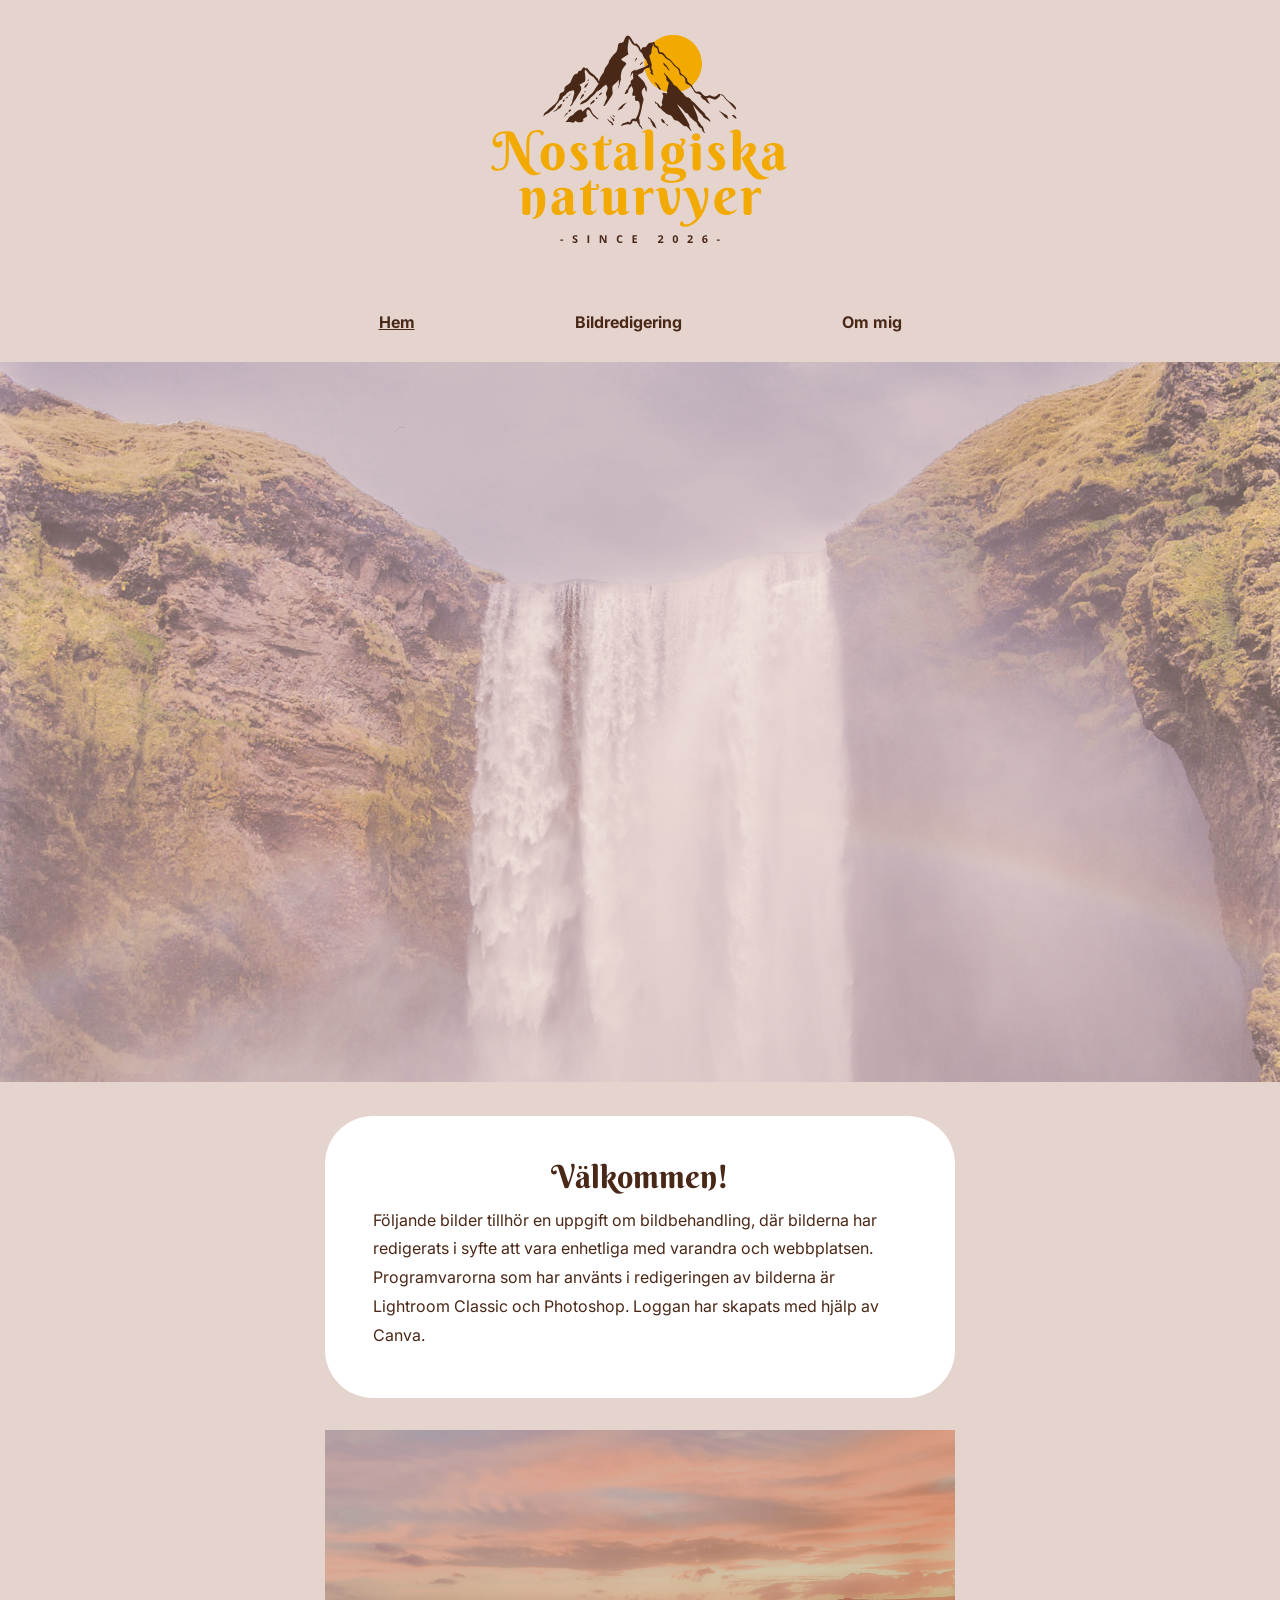
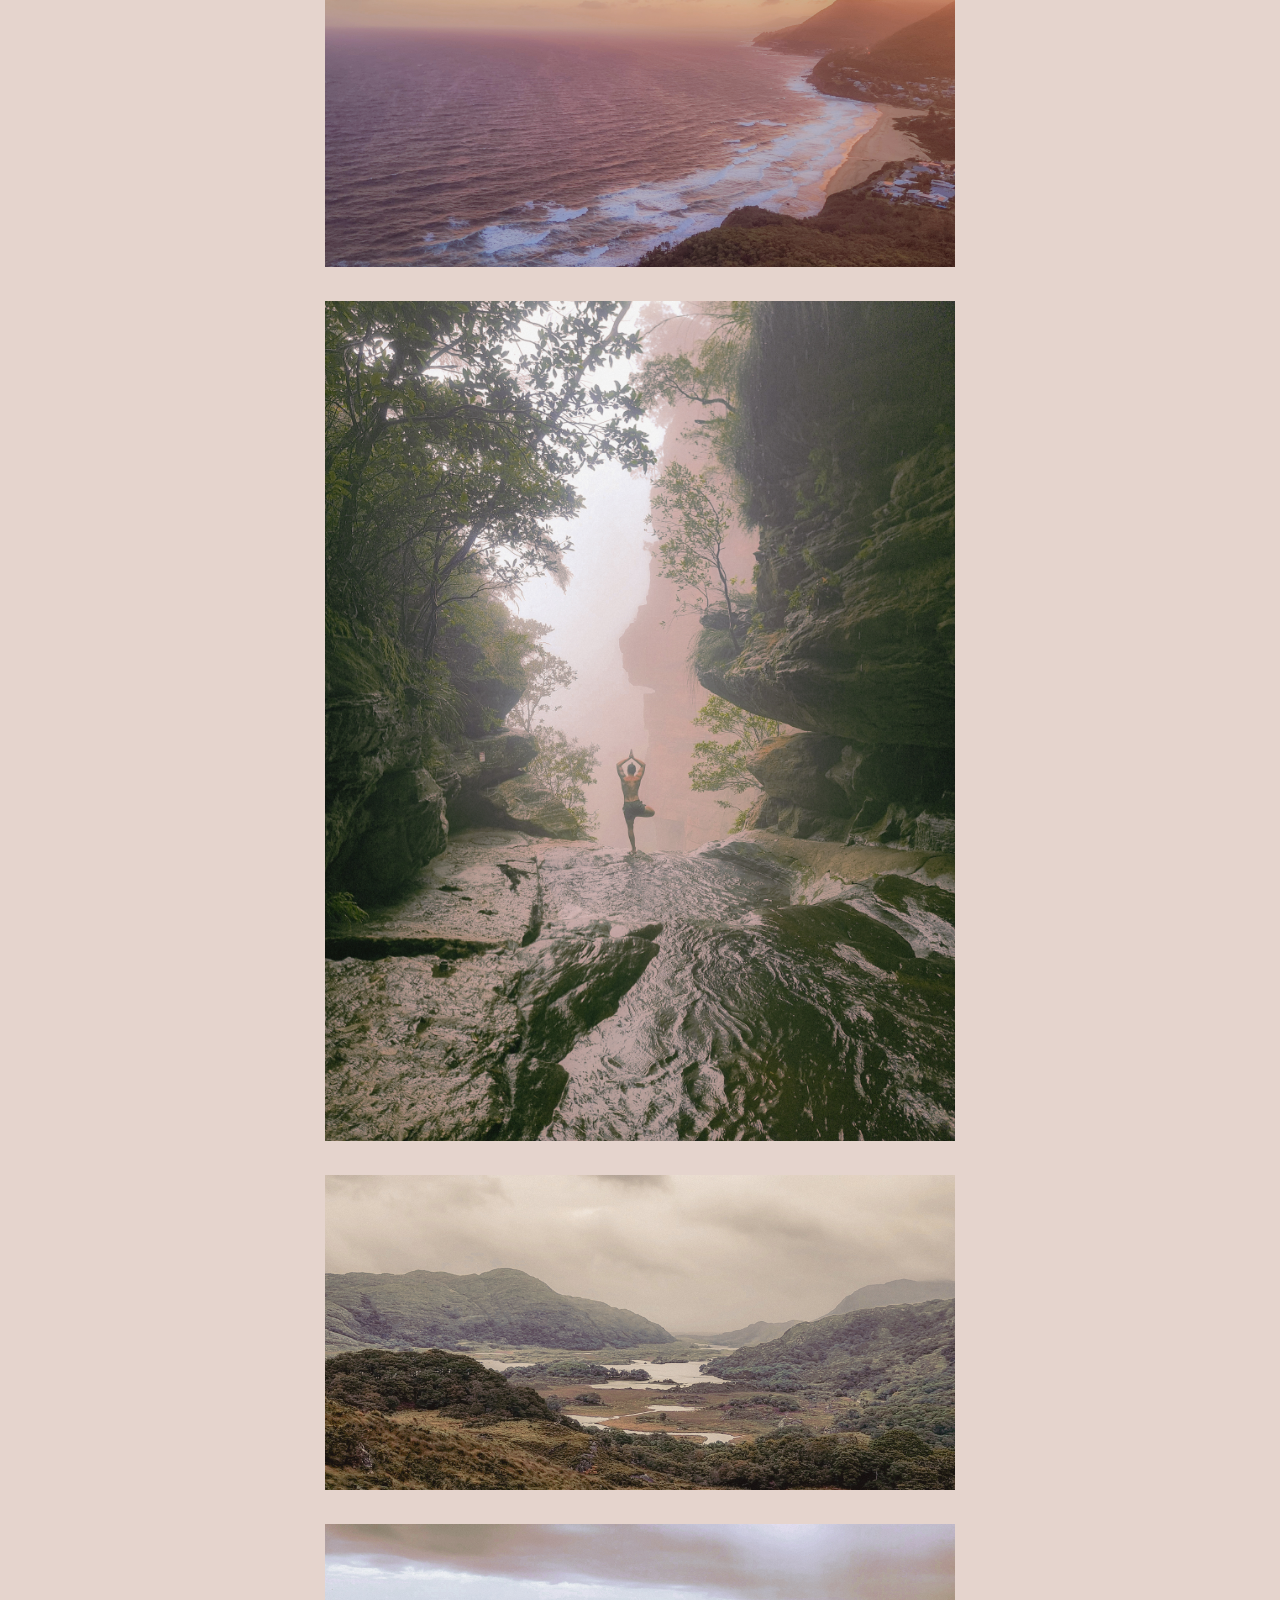
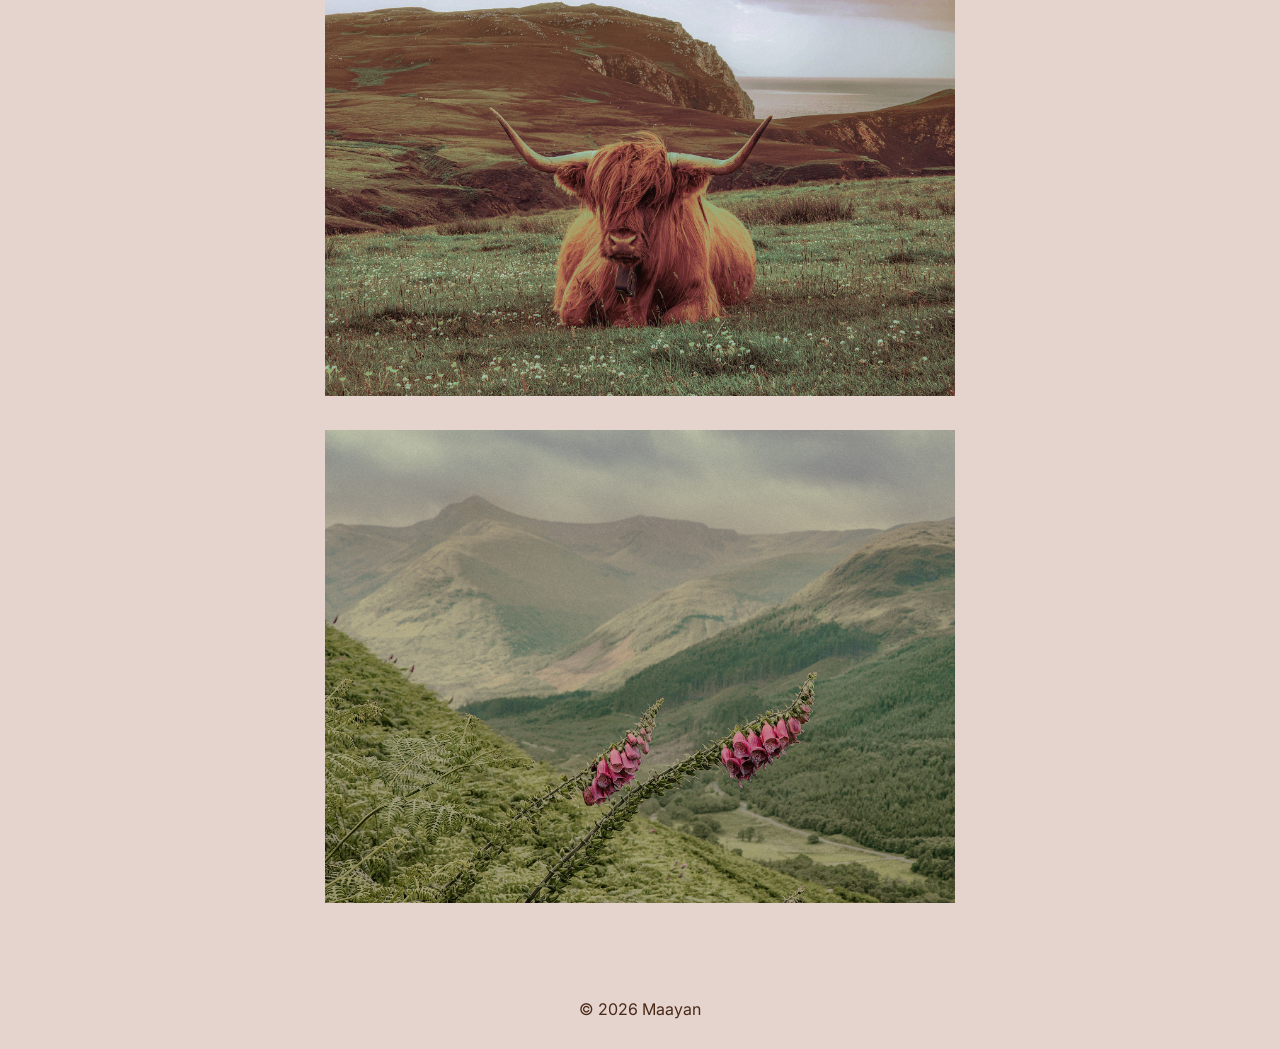
<file: index.html>
<!doctype html>
<html lang="sv">

<head>
  <meta charset="UTF-8">
  <meta name="viewport" content="width=device-width, initial-scale=1.0">

  <link rel="apple-touch-icon" sizes="180x180" href="apple-touch-icon.png">
  <link rel="icon" type="image/png" sizes="32x32" href="favicon-32x32.png">
  <link rel="icon" type="image/png" sizes="16x16" href="favicon-16x16.png">
  <link rel="manifest" href="site.webmanifest">

  <link rel="stylesheet" href="css/style.css">
  <link rel="preconnect" href="https://fonts.googleapis.com">
  <link rel="preconnect" href="https://fonts.gstatic.com" crossorigin>
  <link
    href="https://fonts.googleapis.com/css2?family=Berkshire+Swash&family=Inter:ital,opsz,wght@0,14..32,100..900;1,14..32,100..900&display=swap"
    rel="stylesheet">
  <title>Nostalgiska naturvyer</title>
</head>

<body>
  <header>
    <div class="header-section">
      <div class="logo">
        <a href="index.html">
          <img src="images/logo.svg" alt="Nostalgiska naturvyer startsida">
        </a>
      </div>
    </div>
    <nav>
      <ul>
        <li><a class="text-underline" href="index.html">Hem</a></li>
        <li><a href="bildredigering.html">Bildredigering</a></li>
        <li><a href="om-mig.html">Om mig</a></li>
      </ul>
    </nav>

    <div class="hero-img">
      <img src="images/header.png" alt="Vattenfall med regnbåge">
    </div>
  </header>

  <main>
    <section class="img-description-section">
      <div class="img-description-container">
        <div class="img-description-content">
          <h1>Välkommen!</h1>
          <p>
            Följande bilder tillhör en uppgift om bildbehandling, där bilderna
            har redigerats i syfte att vara enhetliga med varandra och
            webbplatsen. Programvarorna som har använts i redigeringen av
            bilderna är Lightroom Classic och Photoshop. Loggan har skapats
            med hjälp av Canva.
          </p>
        </div>
      </div>
    </section>

    <div class="bildserie-section">
      <div class="bildserie-container">
        <div class="bildserie-content">
          <img src="images/bildserie005.jpg" alt="Utsikt över havet i solnedgång">
          <img src="images/bildserie004.jpg" alt="Person gör yogapose stående i vatten">
          <img src="images/bildserie002.jpg" alt="Landskap med berg">
          <img src="images/bildserie003.jpg" alt="Tjur i öppet landskap">
          <img src="images/bildserie001.jpg" alt="Rosa blommor i bergen">
        </div>
      </div>
    </div>
  </main>

  <footer>
    <p>© 2026 Maayan</p>
  </footer>
</body>

</html>
</file>
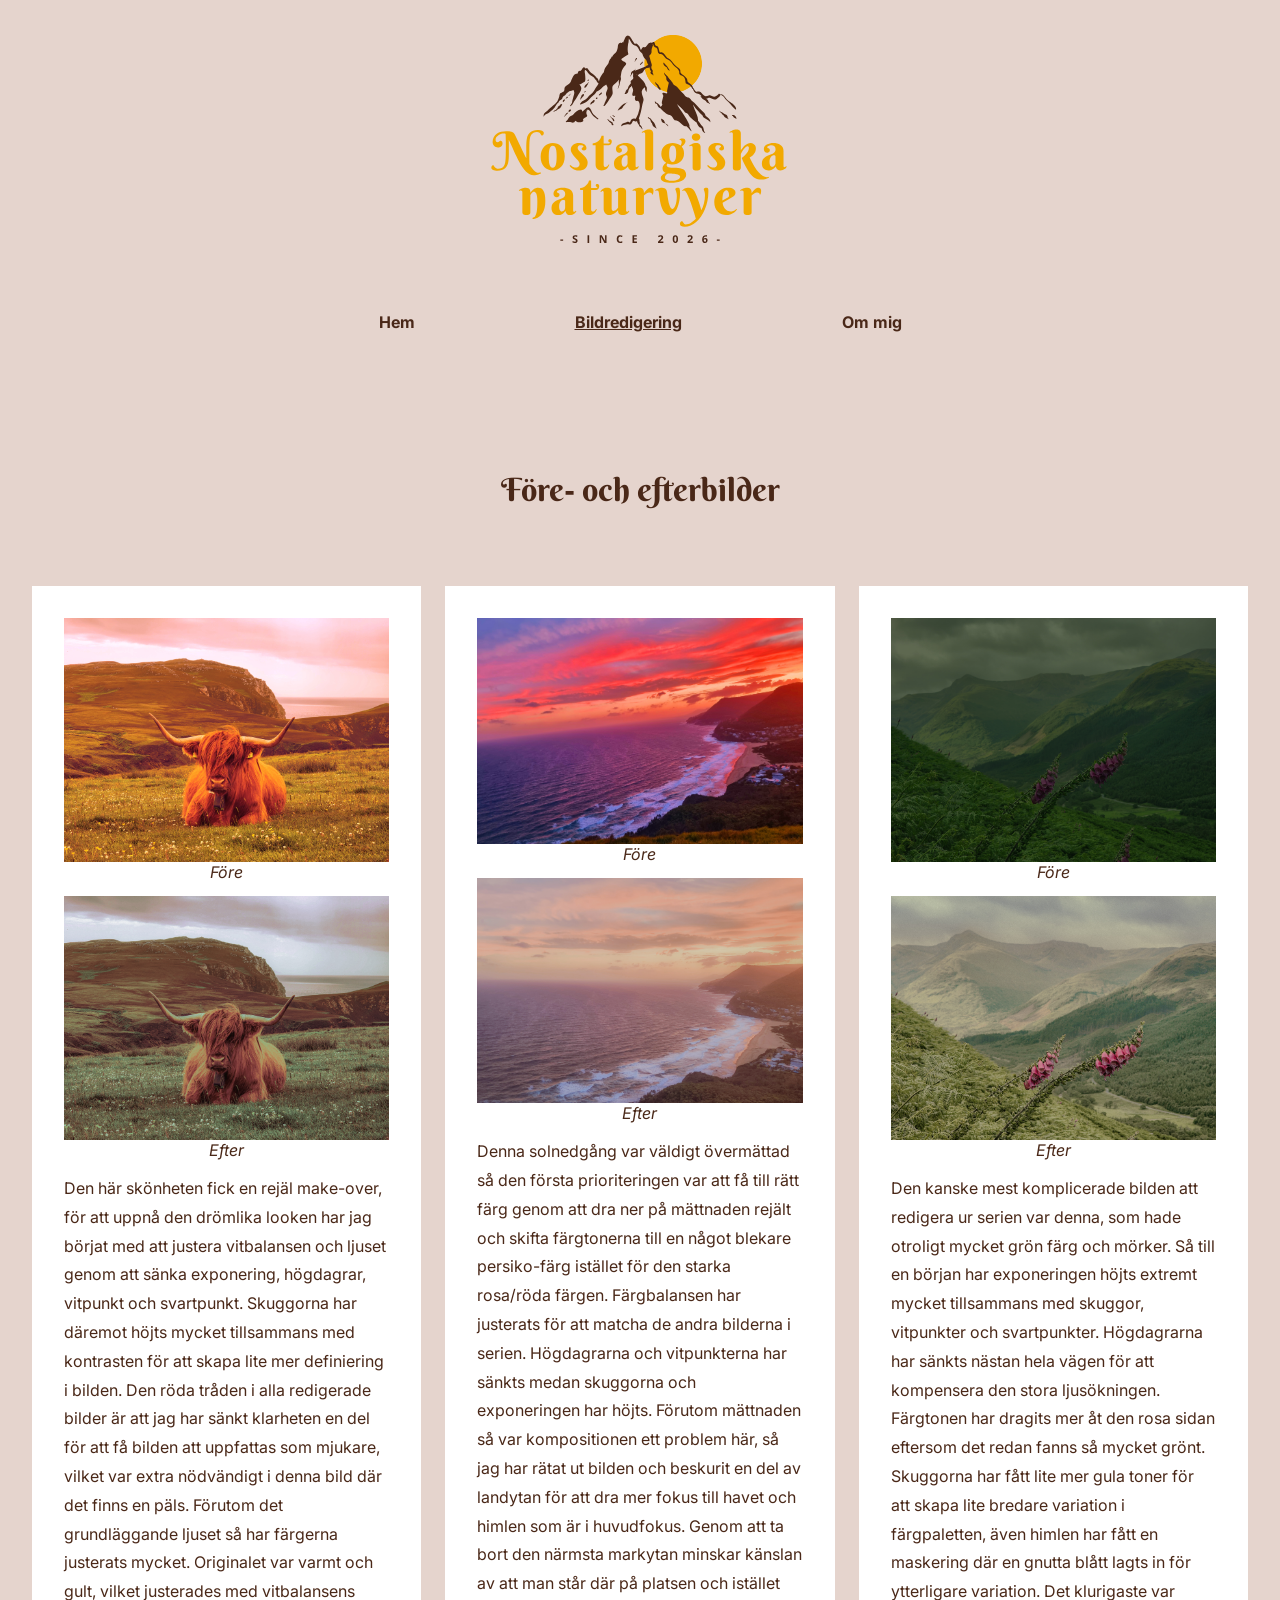
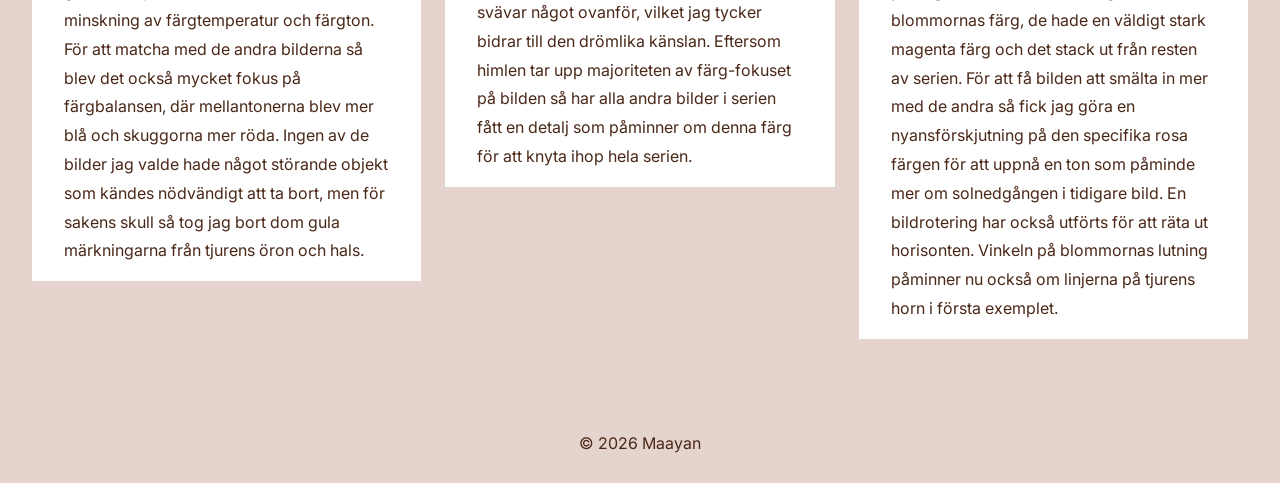
<file: bildredigering.html>
<!doctype html>
<html lang="sv">

<head>
  <meta charset="UTF-8">
  <meta name="viewport" content="width=device-width, initial-scale=1.0">

  <link rel="apple-touch-icon" sizes="180x180" href="apple-touch-icon.png">
  <link rel="icon" type="image/png" sizes="32x32" href="favicon-32x32.png">
  <link rel="icon" type="image/png" sizes="16x16" href="favicon-16x16.png">
  <link rel="manifest" href="site.webmanifest">

  <link rel="stylesheet" href="css/style.css">
  <link rel="preconnect" href="https://fonts.googleapis.com">
  <link rel="preconnect" href="https://fonts.gstatic.com" crossorigin>
  <link
    href="https://fonts.googleapis.com/css2?family=Berkshire+Swash&family=Inter:ital,opsz,wght@0,14..32,100..900;1,14..32,100..900&display=swap"
    rel="stylesheet">
  <title>Nostalgiska naturvyer</title>
</head>

<body>
  <header>
    <div class="header-section">
      <div class="logo">
        <a href="index.html">
          <img src="images/logo.svg" alt="Nostalgiska naturvyer startsida">
        </a>
      </div>
    </div>
    <nav>
      <ul>
        <li><a href="index.html">Hem</a></li>
        <li>
          <a class="text-underline" href="bildredigering.html">Bildredigering</a>
        </li>
        <li><a href="om-mig.html">Om mig</a></li>
      </ul>
    </nav>
  </header>

  <main>
    <section class="before-after-section">
      <div class="before-after-container">
        <h1>Före- och efterbilder</h1>
        <div class="before-after-content">
          <div class="how-to-1">
            <img src="images/bildserie003original.jpg" alt="Tjur i öppet landskap oredigerad">
            <h2>Före</h2>
            <img src="images/bildserie003.jpg" alt="Tjur i öppet landskap redigerad">
            <h2>Efter</h2>
            <br>
            <p>
              Den här skönheten fick en rejäl make-over, för att uppnå den
              drömlika looken har jag börjat med att justera vitbalansen och
              ljuset genom att sänka exponering, högdagrar, vitpunkt och
              svartpunkt. Skuggorna har däremot höjts mycket tillsammans med
              kontrasten för att skapa lite mer definiering i bilden. Den röda
              tråden i alla redigerade bilder är att jag har sänkt klarheten
              en del för att få bilden att uppfattas som mjukare, vilket var
              extra nödvändigt i denna bild där det finns en päls. Förutom det
              grundläggande ljuset så har färgerna justerats mycket.
              Originalet var varmt och gult, vilket justerades med
              vitbalansens minskning av färgtemperatur och färgton. För att
              matcha med de andra bilderna så blev det också mycket fokus på
              färgbalansen, där mellantonerna blev mer blå och skuggorna mer
              röda. Ingen av de bilder jag valde hade något störande objekt
              som kändes nödvändigt att ta bort, men för sakens skull så tog
              jag bort dom gula märkningarna från tjurens öron och hals.
            </p>
          </div>

          <div class="how-to-3">
            <img src="images/bildserie005original.jpg" alt="Utsikt över havet i solnedgång oredigerad">
            <h2>Före</h2>
            <img src="images/bildserie005.jpg" alt="Utsikt över havet i solnedgång redigerad">
            <h2>Efter</h2>
            <br>
            <p>
              Denna solnedgång var väldigt övermättad så den första
              prioriteringen var att få till rätt färg genom att dra ner på
              mättnaden rejält och skifta färgtonerna till en något blekare
              persiko-färg istället för den starka rosa/röda färgen.
              Färgbalansen har justerats för att matcha de andra bilderna i
              serien. Högdagrarna och vitpunkterna har sänkts medan skuggorna
              och exponeringen har höjts. Förutom mättnaden så var
              kompositionen ett problem här, så jag har rätat ut bilden och
              beskurit en del av landytan för att dra mer fokus till havet och
              himlen som är i huvudfokus. Genom att ta bort den närmsta
              markytan minskar känslan av att man står där på platsen och
              istället svävar något ovanför, vilket jag tycker bidrar till den
              drömlika känslan. Eftersom himlen tar upp majoriteten av
              färg-fokuset på bilden så har alla andra bilder i serien fått en
              detalj som påminner om denna färg för att knyta ihop hela
              serien.
            </p>
          </div>
          <div class="how-to-2">
            <img src="images/bildserie001original.jpg" alt="Rosa blommor i bergen oredigerad">
            <h2>Före</h2>
            <img src="images/bildserie001.jpg" alt="Rosa blommor i bergen redigerad">
            <h2>Efter</h2>
            <br>
            <p>
              Den kanske mest komplicerade bilden att redigera ur serien var
              denna, som hade otroligt mycket grön färg och mörker. Så till en
              början har exponeringen höjts extremt mycket tillsammans med
              skuggor, vitpunkter och svartpunkter. Högdagrarna har sänkts
              nästan hela vägen för att kompensera den stora ljusökningen.
              Färgtonen har dragits mer åt den rosa sidan eftersom det redan
              fanns så mycket grönt. Skuggorna har fått lite mer gula toner
              för att skapa lite bredare variation i färgpaletten, även himlen
              har fått en maskering där en gnutta blått lagts in för
              ytterligare variation. Det klurigaste var blommornas färg, de
              hade en väldigt stark magenta färg och det stack ut från resten
              av serien. För att få bilden att smälta in mer med de andra så
              fick jag göra en nyansförskjutning på den specifika rosa färgen
              för att uppnå en ton som påminde mer om solnedgången i tidigare
              bild. En bildrotering har också utförts för att räta ut
              horisonten. Vinkeln på blommornas lutning påminner nu också om
              linjerna på tjurens horn i första exemplet.
            </p>
          </div>
        </div>
      </div>
    </section>
  </main>

  <footer>
    <p>© 2026 Maayan</p>
  </footer>
</body>

</html>
</file>
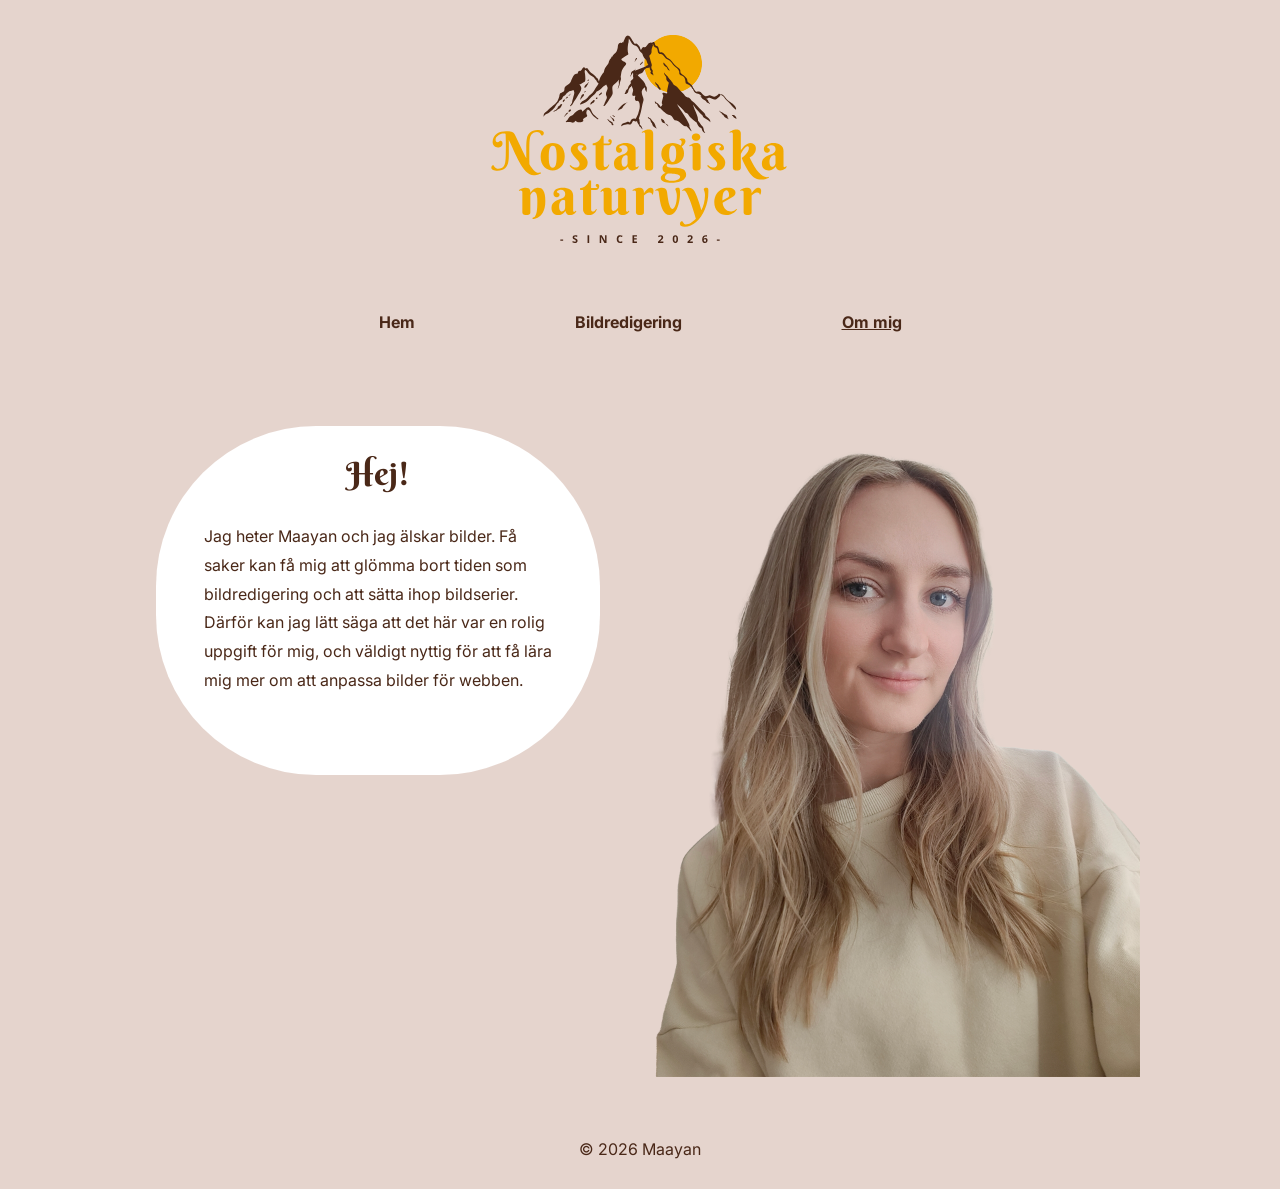
<file: om-mig.html>
<!doctype html>
<html lang="sv">

<head>
  <meta charset="UTF-8">
  <meta name="viewport" content="width=device-width, initial-scale=1.0">

  <link rel="apple-touch-icon" sizes="180x180" href="apple-touch-icon.png">
  <link rel="icon" type="image/png" sizes="32x32" href="favicon-32x32.png">
  <link rel="icon" type="image/png" sizes="16x16" href="favicon-16x16.png">
  <link rel="manifest" href="site.webmanifest">

  <link rel="stylesheet" href="css/style.css">
  <link rel="preconnect" href="https://fonts.googleapis.com">
  <link rel="preconnect" href="https://fonts.gstatic.com" crossorigin>
  <link
    href="https://fonts.googleapis.com/css2?family=Berkshire+Swash&family=Inter:ital,opsz,wght@0,14..32,100..900;1,14..32,100..900&display=swap"
    rel="stylesheet">
  <title>Nostalgiska naturvyer</title>
</head>

<body>
  <header>
    <div class="header-section">
      <div class="logo">
        <a href="index.html">
          <img src="images/logo.svg" alt="Nostalgiska naturvyer startsida">
        </a>
      </div>
    </div>
    <nav>
      <ul>
        <li><a href="index.html">Hem</a></li>
        <li><a href="bildredigering.html">Bildredigering</a></li>
        <li><a class="text-underline" href="om-mig.html">Om mig</a></li>
      </ul>
    </nav>
  </header>

  <main>
    <section class="about-section">
      <div class="about-container">
        <div class="about-content">
          <div class="about-text">
            <h1>Hej!</h1>
            <p>
              Jag heter Maayan och jag älskar bilder. Få saker kan få mig att
              glömma bort tiden som bildredigering och att sätta ihop
              bildserier. Därför kan jag lätt säga att det här var en rolig
              uppgift för mig, och väldigt nyttig för att få lära mig mer om
              att anpassa bilder för webben.
            </p>
          </div>
          <img src="images/portrait.png" alt="Porträtt på Maayan">
        </div>
      </div>
    </section>
  </main>

  <footer>
    <p>© 2026 Maayan</p>
  </footer>
</body>

</html>
</file>
<file: css/style.css>
/* CSS reset */

/* http://meyerweb.com/eric/tools/css/reset/ 
   v2.0 | 20110126
   License: none (public domain)
*/

html,
body,
div,
span,
applet,
object,
iframe,
h1,
h2,
h3,
h4,
h5,
h6,
p,
blockquote,
pre,
a,
abbr,
acronym,
address,
big,
cite,
code,
del,
dfn,
em,
img,
ins,
kbd,
q,
s,
samp,
small,
strike,
strong,
sub,
sup,
tt,
var,
b,
u,
i,
center,
dl,
dt,
dd,
ol,
ul,
li,
fieldset,
form,
label,
legend,
table,
caption,
tbody,
tfoot,
thead,
tr,
th,
td,
article,
aside,
canvas,
details,
embed,
figure,
figcaption,
footer,
header,
hgroup,
menu,
nav,
output,
ruby,
section,
summary,
time,
mark,
audio,
video {
  margin: 0;
  padding: 0;
  border: 0;
  font-size: 100%;
  font: inherit;
  vertical-align: baseline;
}
/* HTML5 display-role reset for older browsers */
article,
aside,
details,
figcaption,
figure,
footer,
header,
hgroup,
menu,
nav,
section {
  display: block;
}
body {
  line-height: 1;
}
ol,
ul {
  list-style: none;
}
blockquote,
q {
  quotes: none;
}
blockquote:before,
blockquote:after,
q:before,
q:after {
  content: "";
  content: none;
}
table {
  border-collapse: collapse;
  border-spacing: 0;
}
/* slut på reset */

.berkshire-swash-regular {
  font-family: "Berkshire Swash", serif;
  font-weight: 400;
  font-style: normal;
}

.inter {
  font-family: "Inter", sans-serif;
  font-optical-sizing: auto;
  font-weight: 100;
  font-style: normal;
}

img {
  width: 100%;
}

html {
  font-family: "Inter", sans-serif;
  color: #4a2818;
}
/* tar bort underline */
a {
  text-decoration: none;
}

.header-section {
  text-align: center;
  display: flex;
  flex-direction: column;
  justify-content: center;
  align-items: center;

  & .logo {
    max-width: 300px;
    padding: 2rem 0;
  }
}

ul {
  list-style-type: none;
  display: flex;
  align-items: center;
  justify-content: center;
  flex-direction: row;
  gap: 3rem;
  padding: 2rem;
  font-weight: bold;

  a:link,
  a:visited {
    color: #4a2818;
  }

  .text-underline {
    text-decoration: underline;
  }
}

.hero-img {
  opacity: 60%;
}

body {
  background-color: #e5d4cd;
  text-align: center;

  & h1 {
    color: #4a2818;
    font-family: "Berkshire Swash", serif;
    font-size: 2rem;
    padding: 2rem;
  }
}

.bildserie-section {
  display: flex;
  justify-content: center;
  align-items: center;
  min-height: 100vh;
}

.bildserie-container {
  max-width: 70vh;
  display: flex;
  position: relative;
  flex-direction: column;
}

.bildserie-content {
  justify-content: space-around;

  & img {
    margin-bottom: 2rem;
  }
}

.img-description-section {
  line-height: 1.8;

  display: flex;
  justify-content: center;
  align-items: center;
  min-height: 10vh;
}

.img-description-container {
  background-color: white;
  max-width: 70vh;
  display: flex;
  position: relative;
  flex-direction: column;

  border-radius: 3rem;
  margin: 2rem;
}

.img-description-content {
  padding: 0 3rem 3rem 3rem;
  text-align: left;

  & h1 {
    padding: 2rem 0 0 0;
    text-align: center;
  }
}

/* redigering sida */
.before-after-section {
  display: flex;
  justify-content: center;
  align-items: center;

  margin: 2rem;

  & h1 {
    color: #4a2818;
    font-size: 2rem;
  }

  & img {
    padding-top: 1rem;
  }
}

.before-after-container {
  display: flex;
  flex-direction: column;
  align-items: center;
  max-width: 100%;
}

.before-after-content {
  h2 {
    font-style: italic;
  }

  p {
    text-align: left;
    line-height: 1.8;
  }
}

.how-to-1 {
  background-color: white;
  padding: 1rem 2rem;
  margin-bottom: 1rem;
}
.how-to-2 {
  background-color: white;
  padding: 1rem 2rem;
  margin-bottom: 1rem;
}
.how-to-3 {
  background-color: white;
  padding: 1rem 2rem;
  margin-bottom: 1rem;
}

/* om mig sida */
.about-section {
  display: flex;
  justify-content: center;
  align-items: center;
}

.about-container {
  display: flex;
  flex-direction: column;
  align-items: center;
  max-width: 1000px;
  width: 100%;
}

.about-content {
  display: flex;
  flex-direction: column;
  align-items: center;
  width: 100%;

  p {
    text-align: left;
    line-height: 1.8;
  }
}

.about-text {
  background-color: white;
  padding: 0 3rem 5rem 3rem;
  margin: 1rem;
  border-radius: 10rem;
}

footer {
  padding: 4rem 0 2rem 0;
}

/* desktop */
@media (width > 768px) {
  ul {
    gap: 10rem;
  }

  .before-after-section {
    & h1 {
      padding: 5rem;
    }
  }

  .before-after-content {
    display: flex;
    flex-direction: row;
    align-items: flex-start;
    justify-content: space-between;
    gap: 1.5rem;
  }

  .how-to-1,
  .how-to-2,
  .how-to-3 {
    flex: 1;
    margin-bottom: 0;
  }

  .about-container {
    margin-top: 3rem;
  }

  .about-content {
    display: flex;
    flex-direction: row;
    align-items: flex-start;
    justify-content: space-between;
    gap: 1.5rem;

    & img {
      flex: 1;
      max-width: 50%;
    }
  }
}
</file>
